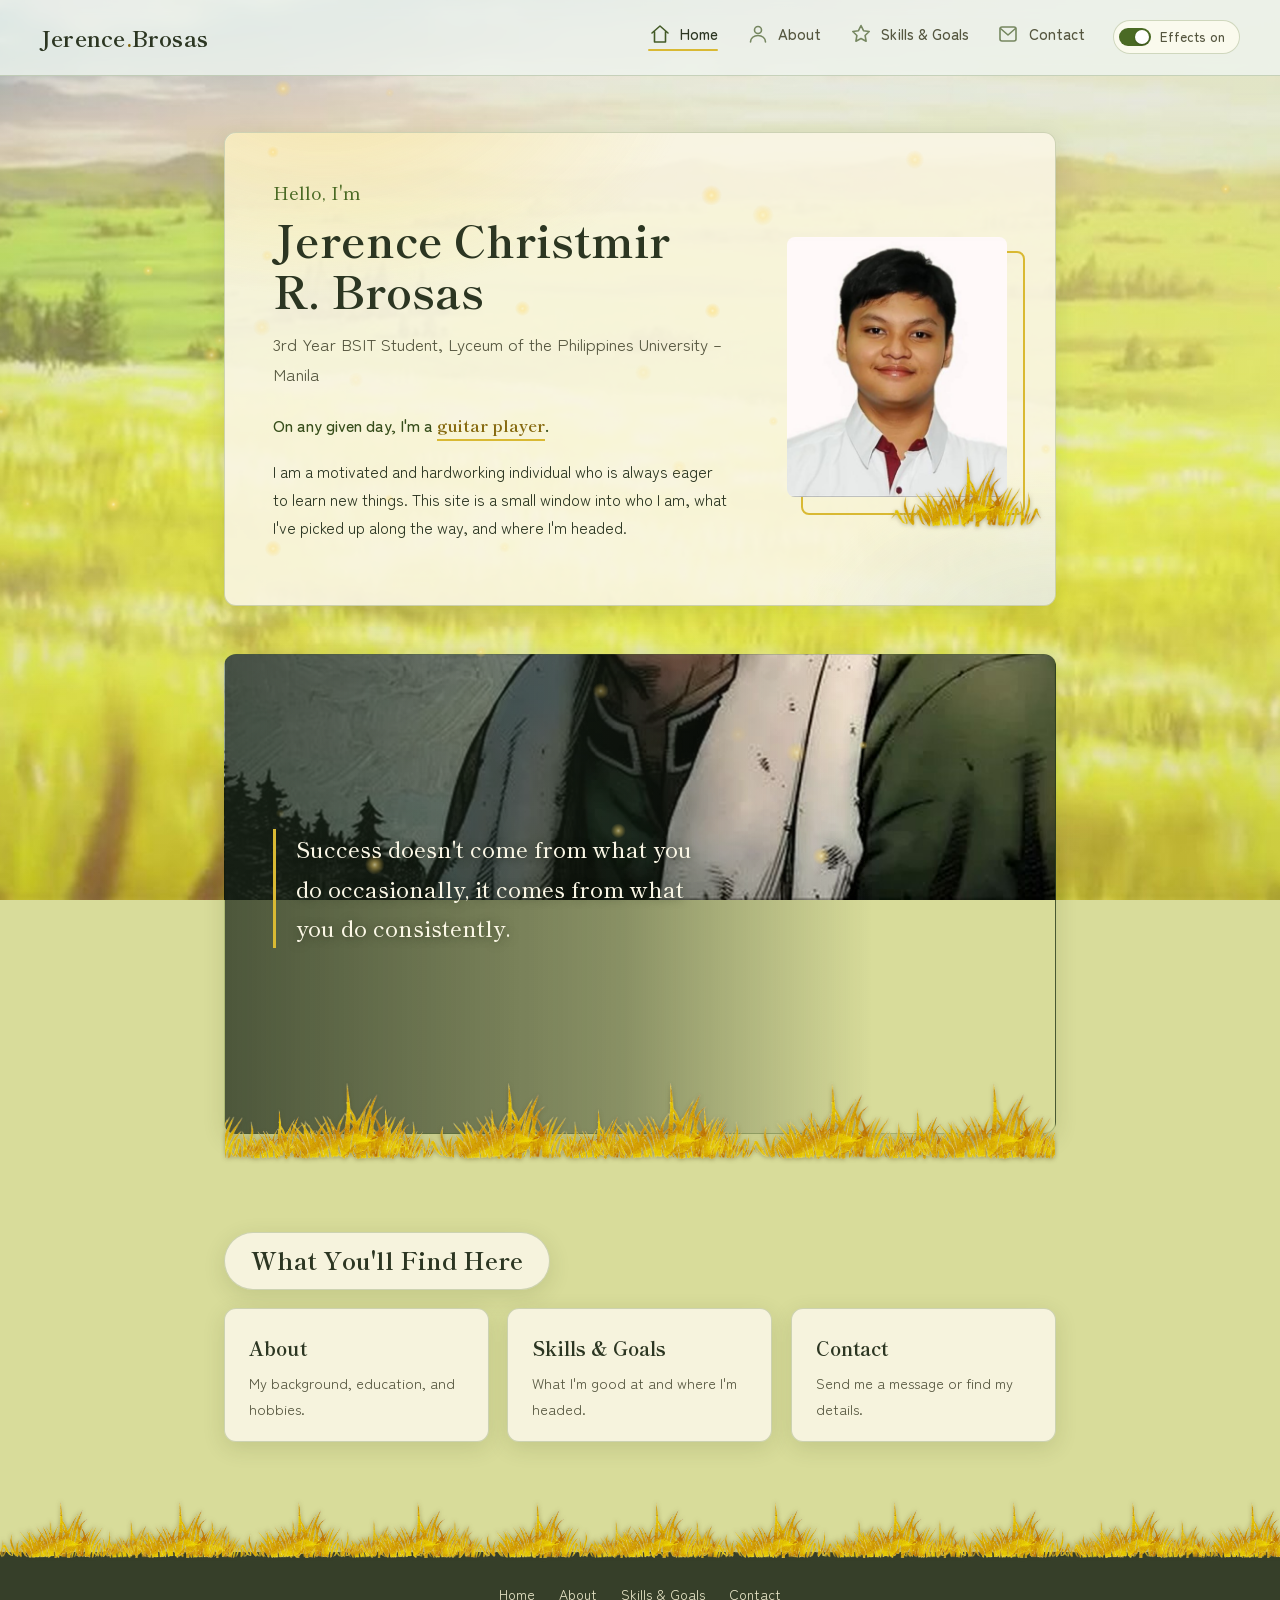
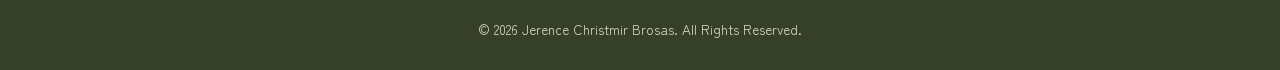
<file: index.html>
<!DOCTYPE html>
<html lang="en">
<head>
    <title>Jerence Christmir Brosas</title>
    <meta charset="utf-8">
    <meta name="viewport" content="width=device-width, initial-scale=1">
    <link rel="stylesheet" href="style.css" media="screen">
    <link rel="stylesheet" href="print.css" media="print">
    <script src="effects.js"></script>
</head>
<body class="page-home">

    <header>
        <h1>Welcome to My Portfolio</h1>
        <a class="brand" href="index.html">Jerence<span>.</span>Brosas</a>
        <nav>
            <ul>
                <li><a href="index.html" aria-current="page"><span class="icon icon-home" aria-hidden="true"></span>Home</a></li>
                <li><a href="about.html"><span class="icon icon-about" aria-hidden="true"></span>About</a></li>
                <li><a href="skills.html"><span class="icon icon-skills" aria-hidden="true"></span>Skills &amp; Goals</a></li>
                <li><a href="contact.html"><span class="icon icon-contact" aria-hidden="true"></span>Contact</a></li>
                <li class="fx-item"><button class="fx-toggle" type="button" aria-pressed="true" title="Turn animations and moving backgrounds on or off"><span class="fx-knob" aria-hidden="true"></span><span class="fx-label">Effects on</span></button></li>
            </ul>
        </nav>
    </header>

    <main>
        <article>
            <div class="hero">
                <div class="hero-text">
                    <p class="kicker">Hello, I'm</p>
                    <h2>Jerence Christmir<br>R. Brosas</h2>
                    <p class="role">3rd Year BSIT Student, Lyceum of the Philippines University – Manila</p>
                    <p class="rotator">On any given day, I'm a <span class="rot-word" data-words="BSIT student|guitar player|gym regular|future business owner">BSIT student</span>.</p>
                    <p>I am a motivated and hardworking individual who is always eager to learn new
                    things. This site is a small window into who I am, what I've picked up along the
                    way, and where I'm headed.</p>
                </div>
                <div class="hero-photo">
                    <img src="images/profile.png" alt="Formal photo of Jerence Christmir R. Brosas">
                </div>
            </div>

            <section class="parallax">
                <blockquote>
                    Success doesn't come from what you do occasionally, it comes from what you do consistently.
                </blockquote>
            </section>

            <h2 class="section-title">What You'll Find Here</h2>
            <ul class="link-cards">
                <li>
                    <a href="about.html">
                        <h3>About</h3>
                        <p>My background, education, and hobbies.</p>
                    </a>
                </li>
                <li>
                    <a href="skills.html">
                        <h3>Skills & Goals</h3>
                        <p>What I'm good at and where I'm headed.</p>
                    </a>
                </li>
                <li>
                    <a href="contact.html">
                        <h3>Contact</h3>
                        <p>Send me a message or find my details.</p>
                    </a>
                </li>
            </ul>
        </article>
    </main>

    <footer>
        <ul class="footer-links">
            <li><a href="index.html">Home</a></li>
            <li><a href="about.html">About</a></li>
            <li><a href="skills.html">Skills &amp; Goals</a></li>
            <li><a href="contact.html">Contact</a></li>
        </ul>
        <p>&copy; 2026 Jerence Christmir Brosas. All Rights Reserved.</p>
    </footer>
</body>
</html>
</file>
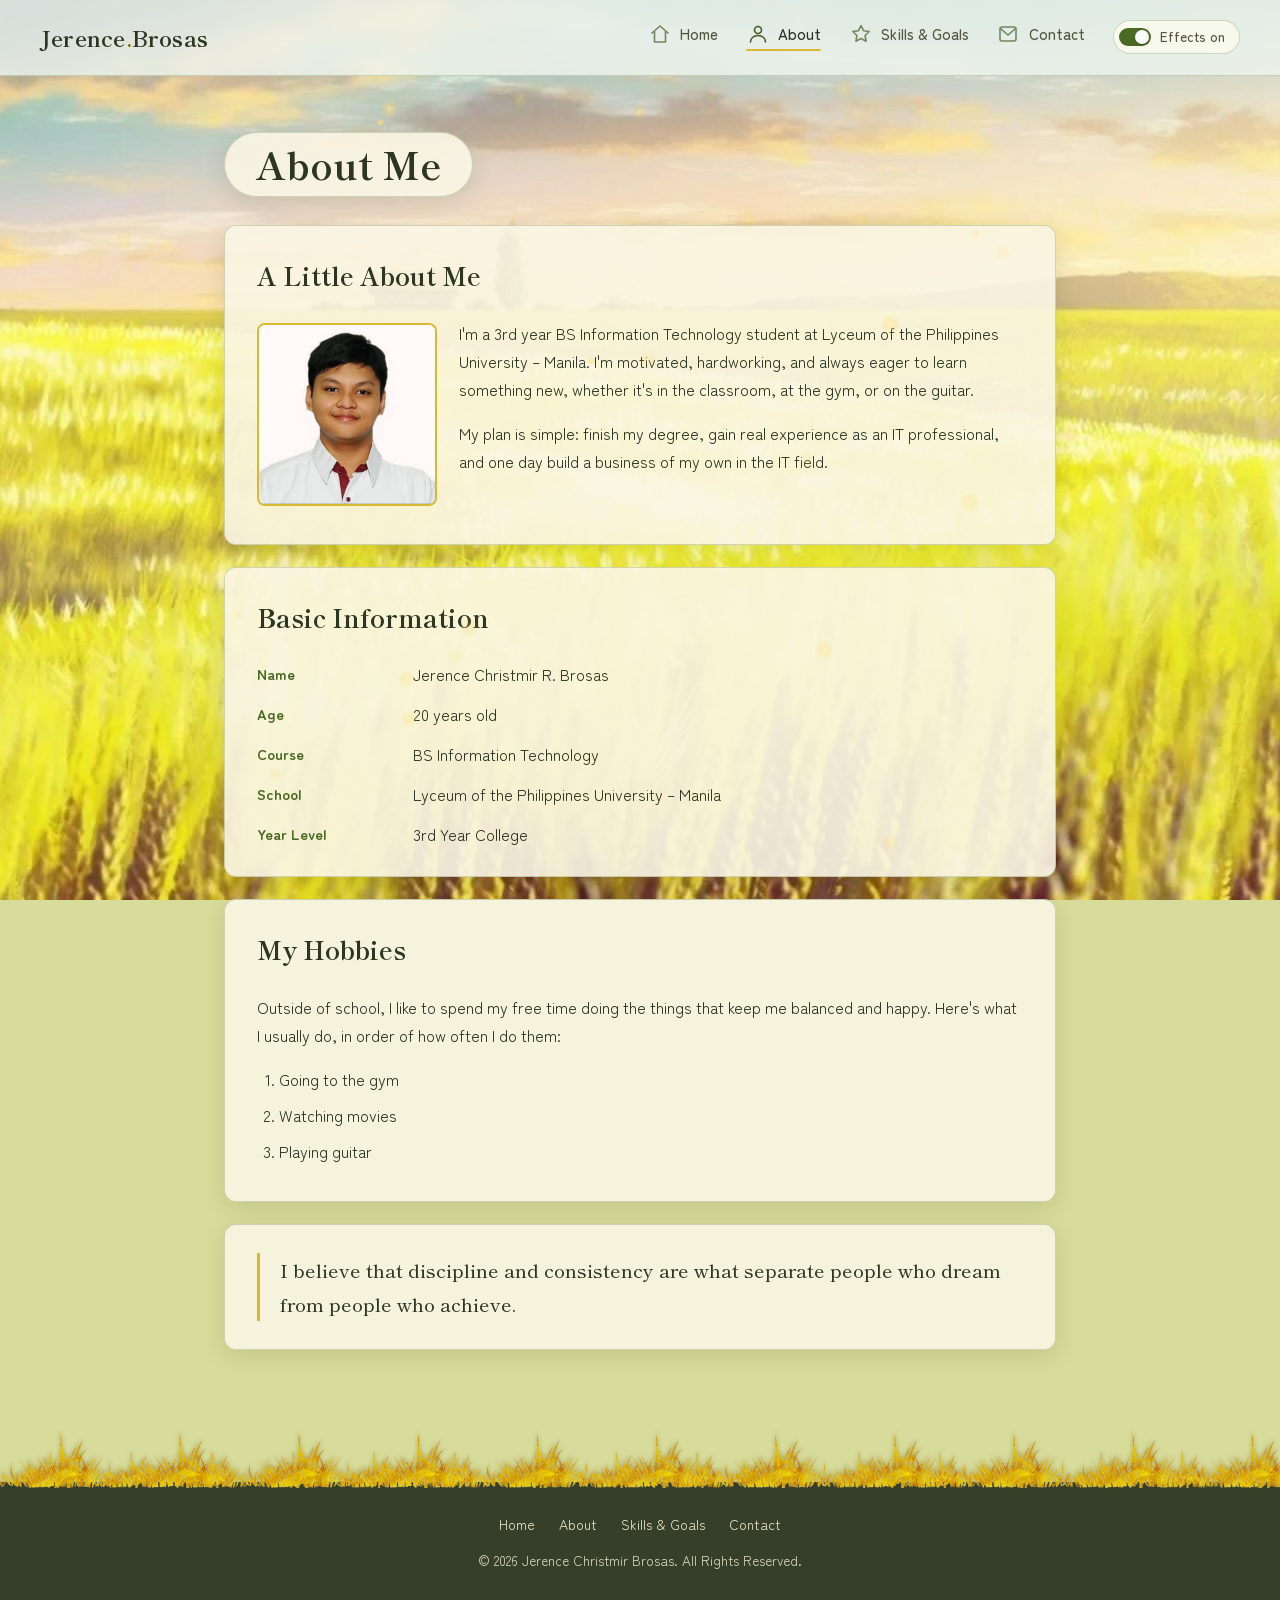
<file: about.html>
<!DOCTYPE html>
<html lang="en">
<head>
    <title>About Me - Jerence Christmir Brosas</title>
    <meta charset="utf-8">
    <meta name="viewport" content="width=device-width, initial-scale=1">
    <link rel="stylesheet" href="style.css" media="screen">
    <link rel="stylesheet" href="print.css" media="print">
    <script src="effects.js"></script>
</head>
<body class="page-about">

    <header>
        <h1>About Me</h1>
        <a class="brand" href="index.html">Jerence<span>.</span>Brosas</a>
        <nav>
            <ul>
                <li><a href="index.html"><span class="icon icon-home" aria-hidden="true"></span>Home</a></li>
                <li><a href="about.html" aria-current="page"><span class="icon icon-about" aria-hidden="true"></span>About</a></li>
                <li><a href="skills.html"><span class="icon icon-skills" aria-hidden="true"></span>Skills &amp; Goals</a></li>
                <li><a href="contact.html"><span class="icon icon-contact" aria-hidden="true"></span>Contact</a></li>
                <li class="fx-item"><button class="fx-toggle" type="button" aria-pressed="true" title="Turn animations and moving backgrounds on or off"><span class="fx-knob" aria-hidden="true"></span><span class="fx-label">Effects on</span></button></li>
            </ul>
        </nav>
    </header>

    <main>
        <h1 class="page-title">About Me</h1>
        <article>
            <section class="clearfix">
                <h2>A Little About Me</h2>
                <img class="float-photo" src="images/profile.png" alt="Portrait of Jerence Christmir R. Brosas" width="180">
                <p>I'm a 3rd year BS Information Technology student at Lyceum of the Philippines University &ndash; Manila.
                I'm motivated, hardworking, and always eager to learn something new, whether it's in the classroom,
                at the gym, or on the guitar.</p>
                <p>My plan is simple: finish my degree, gain real experience as an IT professional, and one day build
                a business of my own in the IT field.</p>
            </section>

            <section>
                <h2>Basic Information</h2>
                <dl>
                    <dt>Name</dt>
                    <dd>Jerence Christmir R. Brosas</dd>

                    <dt>Age</dt>
                    <dd>20 years old</dd>

                    <dt>Course</dt>
                    <dd>BS Information Technology</dd>

                    <dt>School</dt>
                    <dd>Lyceum of the Philippines University – Manila</dd>

                    <dt>Year Level</dt>
                    <dd>3rd Year College</dd>
                </dl>
            </section>

            <section>
                <h2>My Hobbies</h2>
                <p>Outside of school, I like to spend my free time doing the things that keep me balanced
                and happy. Here's what I usually do, in order of how often I do them:</p>
                <ol>
                    <li>Going to the gym</li>
                    <li>Watching movies</li>
                    <li>Playing guitar</li>
                </ol>
            </section>

            <section>
                <blockquote>
                    I believe that discipline and consistency are what separate people who dream from people
                    who achieve.
                </blockquote>
            </section>
        </article>
    </main>

    <footer>
        <ul class="footer-links">
            <li><a href="index.html">Home</a></li>
            <li><a href="about.html">About</a></li>
            <li><a href="skills.html">Skills &amp; Goals</a></li>
            <li><a href="contact.html">Contact</a></li>
        </ul>
        <p>&copy; 2026 Jerence Christmir Brosas. All Rights Reserved.</p>
    </footer>
</body>
</html>
</file>
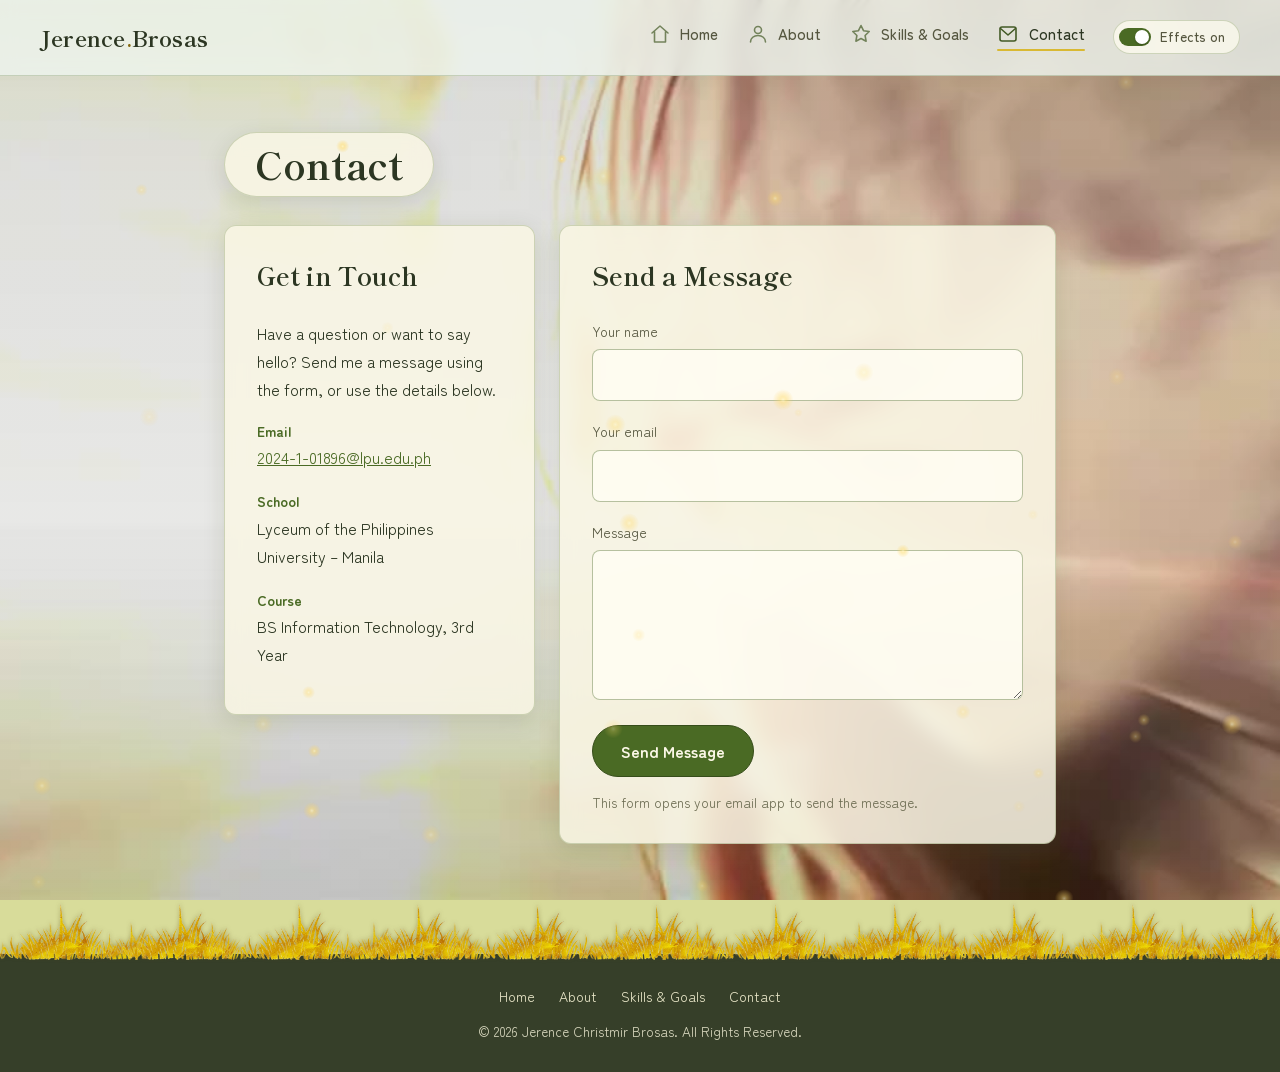
<file: contact.html>
<!DOCTYPE html>
<html lang="en">
<head>
    <title>Contact - Jerence Christmir Brosas</title>
    <meta charset="utf-8">
    <meta name="viewport" content="width=device-width, initial-scale=1">
    <link rel="stylesheet" href="style.css" media="screen">
    <link rel="stylesheet" href="print.css" media="print">
    <script src="effects.js"></script>
</head>
<body class="page-contact">
    <div class="bg-media" aria-hidden="true">
        <video autoplay muted loop playsinline preload="auto" poster="media/contact-poster.jpg">
            <source src="media/contact-bg.mp4" type="video/mp4">
        </video>
    </div>

    <header>
        <h1>Contact</h1>
        <a class="brand" href="index.html">Jerence<span>.</span>Brosas</a>
        <nav>
            <ul>
                <li><a href="index.html"><span class="icon icon-home" aria-hidden="true"></span>Home</a></li>
                <li><a href="about.html"><span class="icon icon-about" aria-hidden="true"></span>About</a></li>
                <li><a href="skills.html"><span class="icon icon-skills" aria-hidden="true"></span>Skills &amp; Goals</a></li>
                <li><a href="contact.html" aria-current="page"><span class="icon icon-contact" aria-hidden="true"></span>Contact</a></li>
                <li class="fx-item"><button class="fx-toggle" type="button" aria-pressed="true" title="Turn animations and moving backgrounds on or off"><span class="fx-knob" aria-hidden="true"></span><span class="fx-label">Effects on</span></button></li>
            </ul>
        </nav>
    </header>

    <main>
        <h1 class="page-title">Contact</h1>
        <article class="contact-layout">
            <section>
                <h2>Get in Touch</h2>
                <p>Have a question or want to say hello? Send me a message using the form, or use the details below.</p>
                <ul class="contact-list">
                    <li><strong>Email</strong> <a href="mailto:2024-1-01896@lpu.edu.ph">2024-1-01896@lpu.edu.ph</a></li>
                    <li><strong>School</strong> Lyceum of the Philippines University &ndash; Manila</li>
                    <li><strong>Course</strong> BS Information Technology, 3rd Year</li>
                </ul>
            </section>

            <section>
                <h2>Send a Message</h2>
                <form action="mailto:2024-1-01896@lpu.edu.ph" method="post" enctype="text/plain">
                    <fieldset>
                        <legend class="visually-hidden">Contact form</legend>
                        <div class="field">
                            <label for="name">Your name</label>
                            <input type="text" id="name" name="name" required>
                        </div>
                        <div class="field">
                            <label for="email">Your email</label>
                            <input type="email" id="email" name="email" required>
                        </div>
                        <div class="field">
                            <label for="message">Message</label>
                            <textarea id="message" name="message" required></textarea>
                        </div>
                        <button type="submit" class="btn">Send Message</button>
                    </fieldset>
                </form>
                <p class="note">This form opens your email app to send the message.</p>
            </section>
        </article>
    </main>

    <footer>
        <ul class="footer-links">
            <li><a href="index.html">Home</a></li>
            <li><a href="about.html">About</a></li>
            <li><a href="skills.html">Skills &amp; Goals</a></li>
            <li><a href="contact.html">Contact</a></li>
        </ul>
        <p>&copy; 2026 Jerence Christmir Brosas. All Rights Reserved.</p>
    </footer>
</body>
</html>
</file>
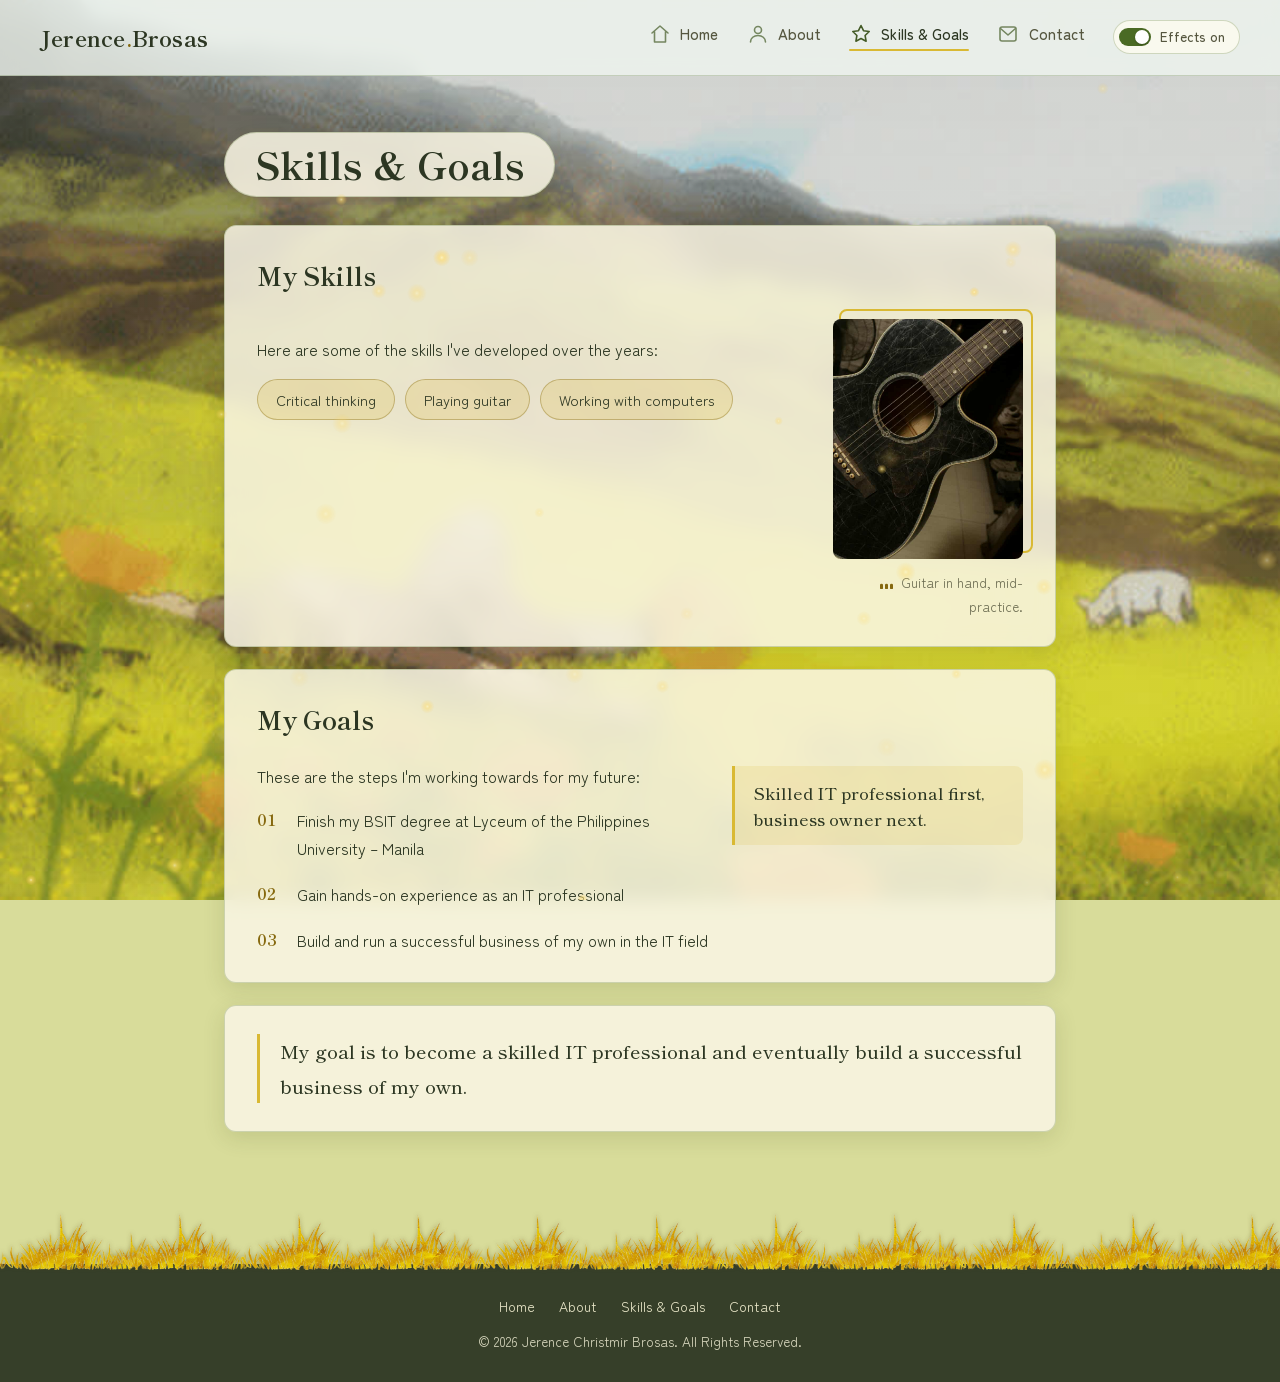
<file: skills.html>
<!DOCTYPE html>
<html lang="en">
<head>
    <title>Skills & Goals - Jerence Christmir Brosas</title>
    <meta charset="utf-8">
    <meta name="viewport" content="width=device-width, initial-scale=1">
    <link rel="stylesheet" href="style.css" media="screen">
    <link rel="stylesheet" href="print.css" media="print">
    <script src="effects.js"></script>
</head>
<body class="page-skills">
    <div class="bg-media" aria-hidden="true">
        <video autoplay muted loop playsinline preload="auto" poster="media/skills-poster.jpg">
            <source src="media/skills-bg.mp4" type="video/mp4">
        </video>
    </div>

    <header>
        <h1>Skills & Goals</h1>
        <a class="brand" href="index.html">Jerence<span>.</span>Brosas</a>
        <nav>
            <ul>
                <li><a href="index.html"><span class="icon icon-home" aria-hidden="true"></span>Home</a></li>
                <li><a href="about.html"><span class="icon icon-about" aria-hidden="true"></span>About</a></li>
                <li><a href="skills.html" aria-current="page"><span class="icon icon-skills" aria-hidden="true"></span>Skills &amp; Goals</a></li>
                <li><a href="contact.html"><span class="icon icon-contact" aria-hidden="true"></span>Contact</a></li>
                <li class="fx-item"><button class="fx-toggle" type="button" aria-pressed="true" title="Turn animations and moving backgrounds on or off"><span class="fx-knob" aria-hidden="true"></span><span class="fx-label">Effects on</span></button></li>
            </ul>
        </nav>
    </header>

    <main>
        <h1 class="page-title">Skills & Goals</h1>
        <article>
            <section>
                <h2>My Skills</h2>
                <div class="skills-layout">
                    <div class="skills-text">
                        <p>Here are some of the skills I've developed over the years:</p>
                        <ul class="pill-list">
                            <li>Critical thinking</li>
                            <li>Playing guitar</li>
                            <li>Working with computers</li>
                        </ul>
                    </div>
                    <figure class="hobby-photo">
                        <img src="images/guitar.png" alt="Jerence playing his acoustic guitar">
                        <figcaption><span class="eq" aria-hidden="true"><i></i><i></i><i></i></span>Guitar in hand, mid-practice.</figcaption>
                    </figure>
                </div>
            </section>

            <section class="clearfix">
                <h2>My Goals</h2>
                <aside class="pullquote">Skilled IT professional first, business owner next.</aside>
                <p>These are the steps I'm working towards for my future:</p>
                <ol class="goal-list">
                    <li>Finish my BSIT degree at Lyceum of the Philippines University – Manila</li>
                    <li>Gain hands-on experience as an IT professional</li>
                    <li>Build and run a successful business of my own in the IT field</li>
                </ol>
            </section>

            <section>
                <blockquote>
                    My goal is to become a skilled IT professional and eventually build a successful
                    business of my own.
                </blockquote>
            </section>
        </article>
    </main>

    <footer>
        <ul class="footer-links">
            <li><a href="index.html">Home</a></li>
            <li><a href="about.html">About</a></li>
            <li><a href="skills.html">Skills &amp; Goals</a></li>
            <li><a href="contact.html">Contact</a></li>
        </ul>
        <p>&copy; 2026 Jerence Christmir Brosas. All Rights Reserved.</p>
    </footer>
</body>
</html>
</file>
<file: style.css>
/* ===================================================================
   Portfolio Stylesheet
   Jerence Christmir Brosas — BSIT, Lyceum of the Philippines University Manila
   Theme: a quiet Vinland Saga farmland morning
   Palette: meadow gold, sky mist, towel cream, pine ink, moss green
   Type: Shippori Mincho (display) + Zen Maru Gothic (body)
=================================================================== */

@import url('https://fonts.googleapis.com/css2?family=Shippori+Mincho:wght@500;600;700&family=Zen+Maru+Gothic:wght@400;500;700&display=swap');

:root {
  --sky: #a9c6cf;
  --mist: #e6efec;
  --paper: rgba(250, 246, 229, 0.9);        /* towel cream, slightly see-through */
  --paper-solid: #faf6e5;
  --paper-soft: rgba(255, 252, 240, 0.65);
  --gold: #d9b933;
  --gold-deep: #86690f;
  --moss: #4a6a24;
  --moss-deep: #364d1a;
  --pine: #2c3622;                          /* main text */
  --text-muted: #55563f;
  --text-faint: #6c6c52;
  --line: rgba(74, 106, 36, 0.24);
  --shadow: 0 6px 22px rgba(60, 70, 20, 0.14);
  --radius: 12px;
  --max: 880px;
}

* { box-sizing: border-box; }

html { scroll-behavior: smooth; }

body {
  margin: 0;
  background-color: #d8dc9a;
  color: var(--pine);
  font-family: 'Zen Maru Gothic', 'Trebuchet MS', Arial, Helvetica, sans-serif;
  font-size: 16px;
  line-height: 1.75;
}

/* The meadow: a fixed layer behind everything (works on phones too,
   where background-attachment: fixed is unreliable) */
body::before {
  content: "";
  position: fixed;
  inset: 0;
  z-index: -1;
  background:
    linear-gradient(rgba(230, 239, 236, 0.28), rgba(250, 246, 220, 0.06)),
    url('images/field-bg.jpg') center bottom / cover no-repeat;
}

a { color: inherit; }

/* Flexible images (Ch. 7) */
img { max-width: 100%; height: auto; }

/* Link pseudo-classes (Ch. 6): LoVe-HAfocus order */
main a:link { color: var(--moss); }
main a:visited { color: #7b6a45; }
main a:hover { color: var(--moss-deep); text-decoration: none; }
main a:focus-visible, nav a:focus-visible, .footer-links a:focus-visible {
  outline: 2px solid var(--moss);
  outline-offset: 3px;
}
main a:active { color: var(--gold-deep); }

/* ---------- Header / Nav ---------- */
header {
  position: sticky;
  top: 0;
  z-index: 10;
  display: flex;
  align-items: center;
  justify-content: space-between;
  gap: 20px;
  padding: 18px 40px;
  background-color: rgba(238, 244, 238, 0.82);
  backdrop-filter: blur(8px);
  border-bottom: 1px solid var(--line);
  flex-wrap: wrap;
}

.brand {
  font-family: 'Shippori Mincho', Georgia, serif;
  font-size: 22px;
  font-weight: 700;
  letter-spacing: 0.01em;
  color: var(--pine);
  text-decoration: none;
}

.brand span { color: var(--gold-deep); }

header h1 {
  display: none; /* replaced visually by .brand; kept in markup for semantics */
}

nav ul {
  display: flex;
  flex-wrap: wrap;
  gap: 28px;
  list-style: none;
  margin: 0;
  padding: 0;
}

nav li { margin: 0; }

nav a {
  position: relative;
  display: inline-flex;
  align-items: center;
  gap: 8px;
  text-decoration: none;
  color: var(--text-muted);
  font-size: 15px;
  font-weight: 500;
  padding-bottom: 4px;
  transition: color 0.2s ease;
}

nav a::after {
  content: "";
  position: absolute;
  left: 0;
  bottom: 0;
  width: 0;
  height: 2px;
  border-radius: 2px;
  background-color: var(--gold);
  transition: width 0.25s ease;
}

nav a:hover,
nav a[aria-current="page"] {
  color: var(--pine);
}

nav a:hover::after,
nav a[aria-current="page"]::after {
  width: 100%;
}

/* ---------- Main layout ---------- */
main {
  max-width: var(--max);
  margin: 0 auto;
  padding: 56px 24px 110px;
}

.page-title {
  display: inline-block;
  font-family: 'Shippori Mincho', Georgia, serif;
  font-weight: 700;
  font-size: 38px;
  line-height: 1.2;
  margin: 0 0 28px;
  padding: 8px 30px 10px;
  color: var(--pine);
  background-color: var(--paper);
  border: 1px solid var(--line);
  border-radius: 999px;
  box-shadow: var(--shadow);
}

/* ---------- Hero (home page) ---------- */
.hero {
  display: flex;
  align-items: center;
  gap: 56px;
  padding: 44px 48px 48px;
  background-color: var(--paper);
  border: 1px solid var(--line);
  border-radius: var(--radius);
  box-shadow: var(--shadow);
  margin-bottom: 36px;
}

.hero-text { flex: 1.2; }

.hero-text .kicker {
  font-family: 'Shippori Mincho', Georgia, serif;
  font-weight: 500;
  color: var(--moss);
  font-size: 18px;
  margin: 0 0 6px;
}

.hero-text h2 {
  font-family: 'Shippori Mincho', Georgia, serif;
  font-weight: 700;
  font-size: 44px;
  line-height: 1.15;
  margin: 0 0 14px;
  color: var(--pine);
}

.hero-text .role {
  font-size: 17px;
  color: var(--text-muted);
  margin: 0 0 22px;
}

.hero-photo {
  flex: 0 0 auto;
  width: 220px;
  height: 260px;
  position: relative;
}

.hero-photo::before {
  content: "";
  position: absolute;
  top: 14px;
  left: 14px;
  width: 100%;
  height: 100%;
  border: 2px solid var(--gold);
  border-radius: 8px;
  z-index: 0;
}

.hero-photo img {
  position: relative;
  z-index: 1;
  width: 100%;
  height: 100%;
  object-fit: cover;
  border-radius: 8px;
  display: block;
}

/* a tuft of grass growing in front of the portrait */
.hero-photo::after {
  content: "";
  position: absolute;
  z-index: 2;
  right: -34px;
  bottom: -30px;
  width: 150px;
  height: 71px;
  background: url('images/grass.png') no-repeat center bottom / contain;
  filter: drop-shadow(0 1px 2px rgba(70, 55, 0, 0.35));
  transform-origin: 50% 100%;
  pointer-events: none;
}

/* ---------- Sections / cards ---------- */
section {
  background-color: var(--paper);
  border: 1px solid var(--line);
  border-radius: var(--radius);
  box-shadow: var(--shadow);
  padding: 28px 32px;
  margin-bottom: 22px;
}

h2 {
  font-family: 'Shippori Mincho', Georgia, serif;
  font-weight: 700;
  font-size: 25px;
  color: var(--pine);
  margin-top: 0;
}

b, strong { color: var(--moss-deep); font-weight: 700; }

/* Quotes */
blockquote {
  font-family: 'Shippori Mincho', Georgia, serif;
  font-weight: 500;
  font-size: 19px;
  line-height: 1.8;
  color: var(--pine);
  border-left: 3px solid var(--gold);
  padding-left: 20px;
  margin: 0;
}

/* Lists */
ul, ol {
  padding-left: 22px;
  margin: 0;
}

li { margin-bottom: 8px; }

/* Cards grid on home ("What You'll Find Here") */
.link-cards {
  display: grid;
  grid-template-columns: repeat(auto-fit, minmax(220px, 1fr));
  gap: 18px;
  list-style: none;
  padding: 0;
}

.link-cards li { margin: 0; }

.link-cards a {
  display: block;
  height: 100%;
  padding: 22px 24px 20px;
  background-color: var(--paper);
  border: 1px solid var(--line);
  border-radius: var(--radius);
  box-shadow: var(--shadow);
  text-decoration: none;
  transition: border-color 0.2s ease, background-color 0.2s ease;
}

.link-cards a:hover { border-color: var(--gold-deep); background-color: var(--paper-solid); }

.link-cards h3 {
  font-family: 'Shippori Mincho', Georgia, serif;
  font-weight: 700;
  font-size: 19px;
  margin: 0 0 6px;
  color: var(--pine);
}

.link-cards p {
  margin: 0;
  font-size: 14.5px;
  color: var(--text-muted);
}

/* ---------- About page ---------- */
dl {
  display: grid;
  grid-template-columns: 140px 1fr;
  row-gap: 12px;
  column-gap: 16px;
  margin: 0;
}

dt {
  font-weight: 700;
  color: var(--moss);
  font-size: 14.5px;
  align-self: center;
}

dd {
  margin: 0;
  color: var(--pine);
  font-size: 16px;
}

/* ---------- Skills & Goals page ---------- */
.skills-layout {
  display: flex;
  gap: 30px;
  align-items: flex-start;
}

.skills-layout .skills-text { flex: 1; }

.pill-list {
  display: flex;
  flex-wrap: wrap;
  gap: 10px;
  list-style: none;
  padding: 0;
  margin: 14px 0 0;
}

.pill-list li {
  margin: 0;
  padding: 7px 18px;
  background-color: rgba(217, 185, 51, 0.2);
  border: 1px solid rgba(134, 105, 15, 0.38);
  border-radius: 999px;
  font-size: 14.5px;
  color: var(--pine);
}

.hobby-photo {
  flex: 0 0 190px;
  position: relative;
  margin: 0;
}

.hobby-photo::before {
  content: "";
  position: absolute;
  top: -10px;
  right: -10px;
  width: 100%;
  height: 240px;
  border: 2px solid var(--gold);
  border-radius: 8px;
  z-index: 0;
}

.hobby-photo img {
  position: relative;
  z-index: 1;
  width: 100%;
  height: 240px;
  object-fit: cover;
  border-radius: 8px;
  display: block;
}

.hobby-photo figcaption {
  margin-top: 12px;
  font-size: 13.5px;
  color: var(--text-faint);
  text-align: right;
}

/* Goals as a sequence — numbering is meaningful here */
.goal-list {
  list-style: none;
  padding: 0;
  counter-reset: goal;
  margin: 0;
}

.goal-list li {
  counter-increment: goal;
  position: relative;
  padding-left: 40px;
  margin-bottom: 18px;
}

.goal-list li:last-child { margin-bottom: 0; }

.goal-list li::before {
  content: counter(goal, decimal-leading-zero);
  position: absolute;
  left: 0;
  top: -1px;
  font-family: 'Shippori Mincho', Georgia, serif;
  font-weight: 700;
  font-size: 16px;
  color: var(--gold-deep);
}

/* ---------- Footer ---------- */
footer {
  position: relative;
  text-align: center;
  padding: 30px 20px 28px;
  background-color: rgba(44, 54, 34, 0.94);
  color: #d9d8bf;
  font-size: 13.5px;
}

/* grass growing along the top edge of the footer: two layers for depth */
footer::before {
  content: "";
  position: absolute;
  left: 0;
  right: 0;
  top: -50px;
  height: 56px;
  background:
    url('images/grass.png') repeat-x 0 100% / auto 56px,
    url('images/grass.png') repeat-x 90px 100% / auto 38px;
  filter: drop-shadow(0 -1px 2px rgba(70, 55, 0, 0.35));
  transform-origin: 50% 100%;
  pointer-events: none;
}

/* ---------- Section title (home) ---------- */
.section-title {
  display: inline-block;
  margin: 28px 0 18px;
  padding: 6px 26px 8px;
  font-size: 24px;
  background-color: var(--paper);
  border: 1px solid var(--line);
  border-radius: 999px;
  box-shadow: var(--shadow);
}

/* ---------- CSS sprite icons (Ch. 6) ---------- */
/* One file (images/icons-sprite.svg), four 24px icons side by side */
.icon {
  display: inline-block;
  width: 24px;
  height: 24px;
  background: url('images/icons-sprite.svg') no-repeat;
  opacity: 0.7;
}
.icon-home    { background-position: 0 0; }
.icon-about   { background-position: -24px 0; }
.icon-skills  { background-position: -48px 0; }
.icon-contact { background-position: -72px 0; }
nav a:hover .icon, nav a[aria-current="page"] .icon { opacity: 1; }

/* ---------- Float (Ch. 6) ---------- */
.float-photo {
  float: left;
  margin: 4px 22px 10px 0;
  border: 2px solid var(--gold);
  border-radius: 8px;
}

.pullquote {
  float: right;
  width: 38%;
  margin: 4px 0 12px 24px;
  padding: 14px 18px;
  border-left: 3px solid var(--gold);
  border-radius: 0 8px 8px 0;
  background-color: rgba(217, 185, 51, 0.16);
  font-family: 'Shippori Mincho', Georgia, serif;
  font-weight: 500;
  font-size: 17px;
  line-height: 1.5;
}

/* overflow technique: container expands around its floated child */
.clearfix { overflow: auto; }

/* clear technique: footer always starts below any float */
footer { clear: both; }

/* ---------- Parallax band (Ch. 6) ---------- */
/* The quote sits over the character art; the art stays fixed while the page scrolls */
section.parallax {
  position: relative;
  display: flex;
  align-items: center;
  min-height: 480px;
  padding: 90px 48px 100px;
  margin-top: 48px;
  margin-bottom: 70px;
  background-color: #8fb0bb;
  background-image:
    linear-gradient(90deg, rgba(28, 40, 26, 0.74) 0%, rgba(28, 40, 26, 0.42) 48%, rgba(28, 40, 26, 0) 78%),
    url('images/character.jpg');
  background-size: cover, cover;
  background-position: center, 66% 40%;
  background-attachment: scroll, fixed;
  overflow: visible;
}

.parallax blockquote {
  max-width: 440px;
  color: #fbf7e6;
  font-size: 22px;
  border-left-color: var(--gold);
  text-shadow: 0 1px 10px rgba(20, 30, 15, 0.6);
}

/* grass along the bottom of the band, overlapping its edge */
.parallax::after {
  content: "";
  position: absolute;
  left: 0;
  right: 0;
  bottom: -26px;
  height: 76px;
  background:
    url('images/grass.png') repeat-x 40px 100% / auto 76px,
    url('images/grass.png') repeat-x 0 100% / auto 50px;
  filter: drop-shadow(0 1px 2px rgba(70, 55, 0, 0.4));
  transform-origin: 50% 100%;
  pointer-events: none;
}

/* A single gentle sway, used only on the grass */
@media (prefers-reduced-motion: no-preference) {
  .hero-photo::after,
  footer::before,
  .parallax::after {
    animation: sway 7s ease-in-out infinite;
  }
  footer::before { animation-delay: -2s; }
  .parallax::after { animation-delay: -4s; }
}

@keyframes sway {
  0%, 100% { transform: skewX(-1.6deg); }
  50%      { transform: skewX(1.6deg); }
}

/* Footer link list: horizontal nav with display: inline */
.footer-links { list-style: none; padding: 0; margin: 0 0 12px; }
.footer-links li { display: inline; margin: 0 10px; }
.footer-links a { color: #e9e6c8; text-decoration: none; font-size: 14px; }
.footer-links a:hover { color: var(--gold); }
.footer-links a:focus-visible { outline-color: var(--gold); }
footer p { margin: 0; }

/* ---------- Contact page ---------- */
.visually-hidden {
  position: absolute;
  width: 1px; height: 1px;
  overflow: hidden;
  clip: rect(0 0 0 0);
}

.contact-layout {
  display: grid;
  grid-template-columns: 1fr 1.6fr;
  gap: 24px;
  align-items: start;
}
.contact-layout section { margin-bottom: 0; }

.contact-list { list-style: none; padding: 0; margin: 14px 0 0; }
.contact-list li { margin-bottom: 18px; }
.contact-list strong {
  display: block;
  color: var(--moss);
  font-size: 14px;
  font-weight: 700;
}

form fieldset { border: 0; margin: 0; padding: 0; }
.field { margin-bottom: 18px; }
.field label { display: block; margin-bottom: 6px; font-size: 14px; color: var(--text-muted); }
.field input, .field textarea {
  width: 100%;
  padding: 11px 14px;
  background-color: rgba(255, 253, 244, 0.85);
  border: 1px solid rgba(74, 106, 36, 0.4);
  border-radius: 8px;
  color: var(--pine);
  font: inherit;
}
.field textarea { min-height: 150px; resize: vertical; }
.field input:focus, .field textarea:focus {
  outline: 2px solid rgba(217, 185, 51, 0.6);
  outline-offset: 1px;
  border-color: var(--moss);
}
.btn {
  padding: 11px 28px;
  background-color: var(--moss);
  border: 1px solid var(--moss-deep);
  border-radius: 999px;
  color: #fbf7e6;
  font: inherit;
  font-weight: 700;
  cursor: pointer;
  transition: background-color 0.2s ease;
}
.btn:hover { background-color: var(--moss-deep); }
.btn:active { background-color: var(--pine); }
.btn:focus-visible { outline: 2px solid var(--gold-deep); outline-offset: 3px; }
.note { margin: 14px 0 0; font-size: 13.5px; color: var(--text-faint); }

/* ---------- Feature query: grid layouts for modern browsers ---------- */
@supports (display: grid) {
  /* Page frame with named grid areas; footer stays at the bottom */
  body {
    display: grid;
    grid-template-columns: 1fr;
    grid-template-rows: auto 1fr auto;
    grid-template-areas: "header" "main" "footer";
    min-height: 100vh;
  }
  header { grid-area: header; }
  main   { grid-area: main; width: 100%; }
  footer { grid-area: footer; }

}

/* ---------- Responsive ---------- */
@media (max-width: 720px) {
  header { padding: 14px 20px; }
  nav ul { gap: 18px; }
  main { padding: 36px 16px 100px; }
  .page-title { font-size: 30px; padding: 6px 24px 8px; }

  .hero {
    flex-direction: column-reverse;
    text-align: center;
    gap: 30px;
    padding: 32px 22px 36px;
  }
  .hero-text h2 { font-size: 32px; }
  .hero-photo { width: 180px; height: 210px; }
  .hero-photo::after { right: -26px; width: 120px; height: 57px; }

  .link-cards { grid-template-columns: 1fr; }

  dl { grid-template-columns: 1fr; row-gap: 4px; }
  dt { margin-top: 10px; }

  .skills-layout { flex-direction: column-reverse; }
  .hobby-photo { flex: 0 0 auto; width: 100%; max-width: 260px; margin: 0 auto; }

  .float-photo { float: none; display: block; margin: 0 auto 18px; }
  .pullquote { float: none; width: auto; margin: 0 0 18px; }
  .contact-layout { grid-template-columns: 1fr; }
  section { padding: 24px 22px; }

  /* fixed backgrounds are unreliable on phones: the art scrolls with the band,
     and the text gets a fuller wash so it stays readable */
  section.parallax {
    min-height: 320px;
    padding: 60px 22px 76px;
    background-image:
      linear-gradient(180deg, rgba(28, 40, 26, 0.2) 0%, rgba(28, 40, 26, 0.72) 100%),
      url('images/character.jpg');
    background-attachment: scroll, scroll;
    background-position: center, 62% 20%;
    align-items: flex-end;
  }
  .parallax blockquote { font-size: 19px; max-width: none; }
  nav a { gap: 6px; }
}

/* Tablet range */
@media (min-width: 721px) and (max-width: 1024px) {
  main { padding: 50px 28px 100px; }
  .pullquote { width: 42%; }
}

@media (max-width: 480px) {
  .icon { display: none; } /* tight space: text-only nav on small phones */
  nav ul { gap: 14px; }
}


/* ===================================================================
   PAGE BACKGROUNDS
   Home keeps the original meadow (body::before above, untouched).
   About = golden wheat field, Skills & Contact = looping video.
=================================================================== */
body.page-about::before {
  background:
    linear-gradient(rgba(250, 246, 220, 0.10), rgba(250, 246, 220, 0.02)),
    url('images/about-field.jpg') center bottom / cover no-repeat;
}

/* video layer sits behind the page; ::before becomes a light wash on top of it */
.bg-media {
  position: fixed;
  inset: 0;
  z-index: -2;
  overflow: hidden;
  background: #c9b27a;
}
.bg-media video {
  width: 100%;
  height: 100%;
  object-fit: cover;
  display: block;
}
body.page-skills::before,
body.page-contact::before {
  background: linear-gradient(rgba(28, 30, 14, 0.16), rgba(28, 30, 14, 0.06));
}

/* cards let the moving background glow through a little */
body.page-skills section,
body.page-contact section,
body.page-skills .page-title,
body.page-contact .page-title {
  background-color: rgba(250, 246, 229, 0.86);
  -webkit-backdrop-filter: blur(10px);
  backdrop-filter: blur(10px);
}
body.page-about section,
body.page-about .page-title {
  background-color: rgba(250, 246, 229, 0.9);
}


/* ===================================================================
   EFFECTS TOGGLE (nav)
=================================================================== */
nav ul { align-items: center; }

.fx-toggle {
  display: inline-flex;
  align-items: center;
  gap: 9px;
  padding: 4px 14px 4px 5px;
  background-color: rgba(255, 252, 240, 0.72);
  border: 1px solid var(--line);
  border-radius: 999px;
  color: var(--text-muted);
  font: inherit;
  font-size: 13.5px;
  font-weight: 500;
  cursor: pointer;
  transition: background-color 0.2s ease, border-color 0.2s ease;
}
.fx-toggle:hover { background-color: var(--paper-solid); border-color: var(--gold-deep); }
.fx-toggle:focus-visible { outline: 2px solid var(--moss); outline-offset: 3px; }

.fx-knob {
  position: relative;
  flex: 0 0 auto;
  width: 32px;
  height: 18px;
  border-radius: 999px;
  background-color: #a9a98f;
  transition: background-color 0.2s ease;
}
.fx-knob::after {
  content: "";
  position: absolute;
  top: 2px;
  left: 2px;
  width: 14px;
  height: 14px;
  border-radius: 50%;
  background-color: #fff;
  box-shadow: 0 1px 2px rgba(0, 0, 0, 0.25);
  transition: transform 0.2s ease;
}
.fx-toggle[aria-pressed="true"] .fx-knob { background-color: var(--moss); }
.fx-toggle[aria-pressed="true"] .fx-knob::after { transform: translateX(14px); }


/* ===================================================================
   EFFECTS LAYER (all of it switches off with html.fx-off)
=================================================================== */
.fx-pollen {
  position: fixed;
  inset: 0;
  width: 100%;
  height: 100%;
  z-index: 3;
  pointer-events: none;
}

.fx-progress {
  position: fixed;
  top: 0;
  left: 0;
  right: 0;
  height: 3px;
  z-index: 20;
  background: linear-gradient(90deg, var(--gold), #f1d765 60%, var(--moss));
  transform: scaleX(0);
  transform-origin: 0 50%;
  pointer-events: none;
}

/* master off switch for every keyframe animation */
html.fx-off *,
html.fx-off *::before,
html.fx-off *::after { animation: none !important; }
html.fx-off .fx-pollen,
html.fx-off .fx-progress { display: none; }

/* --- scroll reveals (JS adds .reveal; it removes it again once shown) --- */
html:not(.fx-off) .reveal:not(.in) {
  opacity: 0;
  transform: translateY(22px);
}
html:not(.fx-off) .reveal-left:not(.in) { transform: translateX(-26px); }
html:not(.fx-off) .reveal-pop:not(.in)  { transform: scale(0.82); }
html:not(.fx-off) .reveal.in {
  transition: opacity 0.7s ease var(--d, 0s), transform 0.8s cubic-bezier(0.2, 0.75, 0.2, 1) var(--d, 0s);
}

/* --- page-load sequence: header title, hero, photo --- */
@keyframes rise {
  from { opacity: 0; transform: translateY(24px); }
  to   { opacity: 1; transform: none; }
}
@keyframes photo-in {
  from { opacity: 0; transform: scale(0.9) rotate(-3deg); }
  to   { opacity: 1; transform: none; }
}
html:not(.fx-off) .hero-text > * { animation: rise 0.85s cubic-bezier(0.2, 0.75, 0.2, 1) backwards; }
html:not(.fx-off) .hero-text > :nth-child(1) { animation-delay: 0.10s; }
html:not(.fx-off) .hero-text > :nth-child(2) { animation-delay: 0.22s; }
html:not(.fx-off) .hero-text > :nth-child(3) { animation-delay: 0.34s; }
html:not(.fx-off) .hero-text > :nth-child(4) { animation-delay: 0.46s; }
html:not(.fx-off) .hero-text > :nth-child(5) { animation-delay: 0.58s; }
html:not(.fx-off) .hero-photo { animation: photo-in 1s cubic-bezier(0.2, 0.8, 0.2, 1) 0.3s backwards; }

/* --- the portrait floats; its gold frame drifts the other way --- */
@keyframes floaty {
  0%, 100% { transform: translateY(0); }
  50%      { transform: translateY(-7px); }
}
@keyframes frame-drift {
  0%, 100% { transform: translate(0, 0); }
  50%      { transform: translate(7px, 7px); }
}
html:not(.fx-off) .hero-photo img { animation: floaty 6.5s ease-in-out infinite; }
html:not(.fx-off) .hero-photo::before { animation: frame-drift 6.5s ease-in-out infinite; }
html:not(.fx-off) .hobby-photo::before { animation: frame-drift 7s ease-in-out infinite; }

/* --- morning light slowly breathing across the hero card --- */
.hero { position: relative; isolation: isolate; }
.hero::before {
  content: "";
  position: absolute;
  inset: 0;
  z-index: -1;
  border-radius: inherit;
  pointer-events: none;
  background:
    radial-gradient(520px 300px at 12% -10%, rgba(240, 205, 70, 0.34), transparent 70%),
    radial-gradient(380px 260px at 100% 110%, rgba(169, 198, 207, 0.30), transparent 70%);
}
@keyframes sunrise {
  from { opacity: 0.35; }
  to   { opacity: 1; }
}
html:not(.fx-off) .hero::before { animation: sunrise 5.5s ease-in-out infinite alternate; }

/* --- rotating word in the hero --- */
.rotator { margin: 0 0 14px; color: var(--moss-deep); font-weight: 500; }
.rot-word {
  display: inline-block;
  font-family: 'Shippori Mincho', Georgia, serif;
  font-weight: 700;
  color: var(--gold-deep);
  border-bottom: 2px solid var(--gold);
  transition: opacity 0.3s ease, transform 0.3s ease;
}
.rot-word.out { opacity: 0; transform: translateY(8px); }

/* --- brand dot, nav icons --- */
@keyframes dot-pulse {
  0%, 100% { transform: scale(1); }
  50%      { transform: scale(1.7); color: var(--gold); }
}
html:not(.fx-off) .brand span { display: inline-block; animation: dot-pulse 2.8s ease-in-out infinite; }
@keyframes hop {
  0%, 100% { transform: translateY(0); }
  40%      { transform: translateY(-5px); }
}
html:not(.fx-off) nav a:hover .icon { animation: hop 0.45s ease; }

/* --- tilt (set by JS) + card underline sweep --- */
.tilt { transition: transform 0.18s ease-out, border-color 0.2s ease, background-color 0.2s ease; will-change: transform; }
.link-cards a { position: relative; overflow: hidden; }
.link-cards a::after {
  content: "";
  position: absolute;
  left: 0;
  bottom: 0;
  width: 100%;
  height: 3px;
  background: linear-gradient(90deg, var(--gold), var(--moss));
  transform: scaleX(0);
  transform-origin: 0 50%;
  transition: transform 0.35s ease;
}
.link-cards a:hover::after,
.link-cards a:focus-visible::after { transform: scaleX(1); }

/* --- skill pills --- */
.pill-list li {
  cursor: default;
  transition: transform 0.2s ease, background-color 0.2s ease, box-shadow 0.2s ease;
}
.pill-list li:hover {
  transform: translateY(-3px) rotate(-1.5deg);
  background-color: rgba(217, 185, 51, 0.42);
  box-shadow: 0 4px 12px rgba(134, 105, 15, 0.22);
}

/* --- little sound bars by the guitar photo --- */
.eq {
  display: inline-flex;
  align-items: flex-end;
  gap: 2px;
  height: 13px;
  margin-right: 8px;
  vertical-align: -1px;
}
.eq i {
  width: 3px;
  height: 100%;
  border-radius: 2px;
  background-color: var(--gold-deep);
  transform-origin: 50% 100%;
  transform: scaleY(0.4);
}
@keyframes eq-bar {
  0%, 100% { transform: scaleY(0.25); }
  50%      { transform: scaleY(1); }
}
html:not(.fx-off) .eq i { animation: eq-bar 0.9s ease-in-out infinite; }
html:not(.fx-off) .eq i:nth-child(2) { animation-duration: 0.7s; animation-delay: -0.3s; }
html:not(.fx-off) .eq i:nth-child(3) { animation-duration: 1.1s; animation-delay: -0.6s; }

/* --- goal and hobby list rows --- */
.goal-list li, main ol:not(.goal-list) li { transition: transform 0.2s ease; }
.goal-list li:hover, main ol:not(.goal-list) li:hover { transform: translateX(6px); }
.pullquote { transition: transform 0.25s ease; }
.pullquote:hover { transform: rotate(-1deg) scale(1.02); }

/* --- contact form --- */
.field label { transition: color 0.2s ease; }
.field:focus-within label { color: var(--moss-deep); }
.field input, .field textarea { transition: box-shadow 0.2s ease, border-color 0.2s ease; }
.field input:focus, .field textarea:focus { box-shadow: 0 0 0 5px rgba(217, 185, 51, 0.22); }
.btn { position: relative; overflow: hidden; }
.btn::after {
  content: "";
  position: absolute;
  inset: 0;
  background: linear-gradient(110deg, transparent 30%, rgba(255, 255, 255, 0.38) 50%, transparent 70%);
  transform: translateX(-130%);
  pointer-events: none;
}
.btn:hover::after { transform: translateX(130%); transition: transform 0.7s ease; }
.btn:hover { transform: translateY(-2px); box-shadow: 0 6px 14px rgba(54, 77, 26, 0.3); }
.btn { transition: background-color 0.2s ease, transform 0.2s ease, box-shadow 0.2s ease; }

/* --- small screens: keep it light --- */
@media (max-width: 720px) {
  .fx-toggle { padding-right: 10px; }
  .fx-pollen { opacity: 0.8; }
  .rotator { text-align: center; }
}
@media (max-width: 480px) {
  .fx-label { display: none; }
  .fx-toggle { padding-right: 5px; }
}
</file>
<file: print.css>
/* Print stylesheet (Ch. 6): linked with media="print" */
body {
  background: #fff none;
  color: #000;
  font-family: Georgia, "Times New Roman", serif;
  font-size: 12pt;
  line-height: 1.4;
  display: block;
}
/* Hide non-essential content */
header, .footer-links, .icon, .parallax::before { display: none; }
main { max-width: none; padding: 0; }
.page-title { font-size: 24pt; color: #000; }
h2, h3, .hero-text h2 { color: #000; }
h2 { font-size: 16pt; }
section, .link-cards a, .pullquote {
  background: #fff;
  border: 1px solid #999;
  color: #000;
  break-inside: avoid;
}
.parallax { background: #fff none; padding: 14pt 20pt; }
blockquote, dd, dt, .role, .kicker, figcaption { color: #000; }
a { color: #000; text-decoration: underline; }
.hero-photo::before, .hobby-photo::before { display: none; }
.btn, form { display: none; }
footer { border-top: 1px solid #000; color: #000; font-size: 10pt; }
/* Hide decorative grass and photo shadows */
.hero-photo::after, footer::before, .parallax::after { display: none; }
section, .hero, .link-cards a, .page-title, .section-title { box-shadow: none; }
.hero, .page-title, .section-title { background: #fff; border: 1px solid #999; color: #000; }
footer { background: #fff; }
.parallax blockquote { color: #000; text-shadow: none; }
body::before { display: none; }
/* Effects layer never prints */
.fx-pollen, .fx-progress, .bg-media, .fx-item, .hero::before, .eq, .rotator { display: none !important; }
</file>
